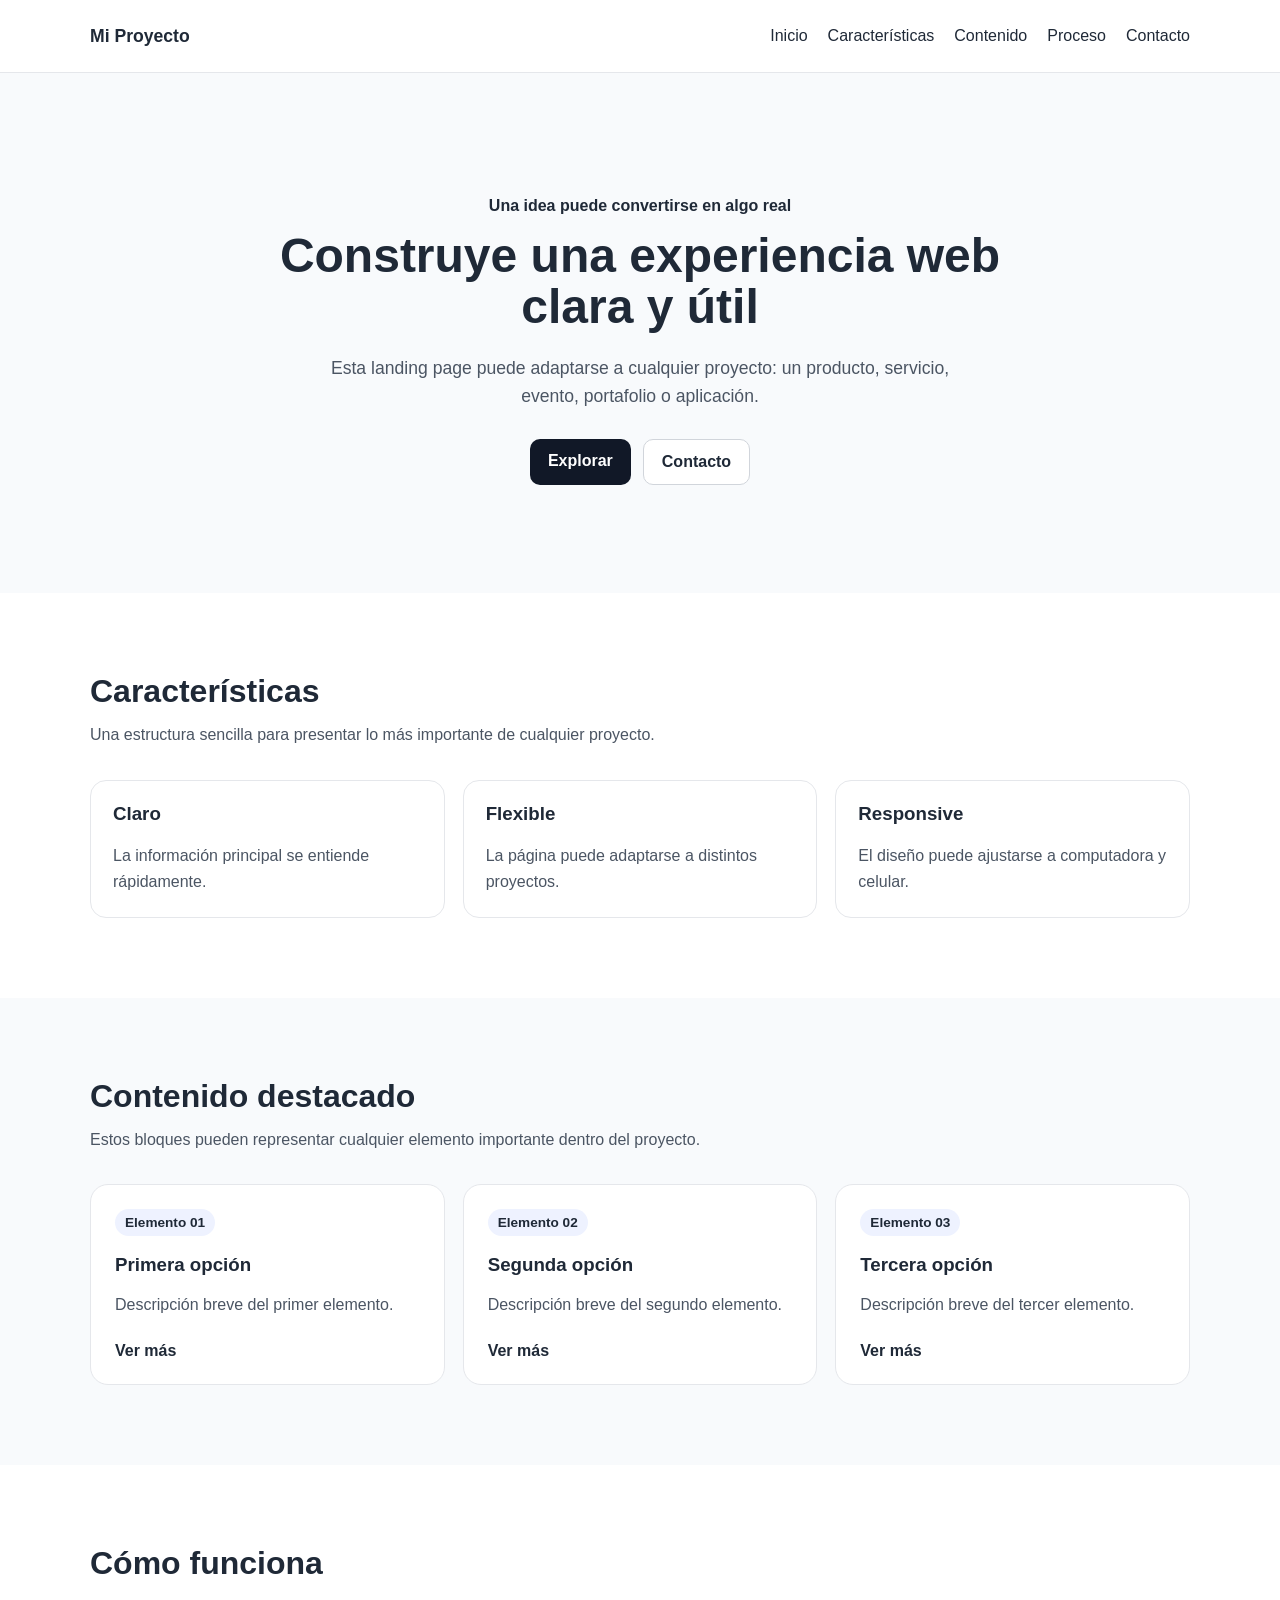
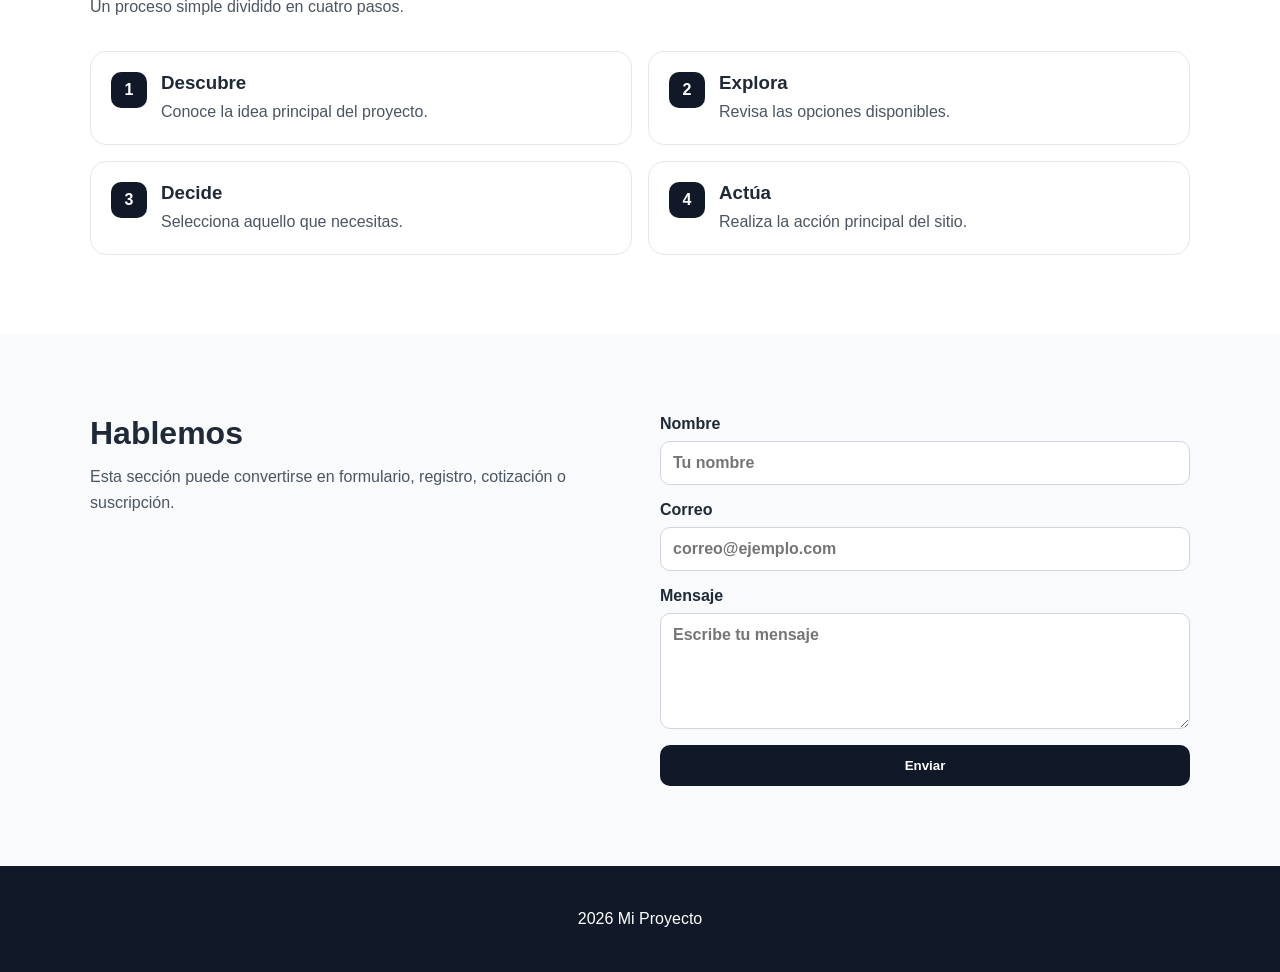
<file: index.html>
<!DOCTYPE html>
<html lang="es">
<head>
    <meta charset="UTF-8">
    <!-- 
       
        RESPUESTA: Define el área visible de la página en la pantalla del dispositivo y ajusta la escala inicial. Sin esta etiqueta, los navegadores móviles asumirían un ancho de pantalla de escritorio (habitualmente 980px), haciendo que todo el texto y componentes se vean diminutos y requieran hacer zoom manual para leer.
    -->
    <meta name="viewport" content="width=device-width, initial-scale=1.0">
    <title>Mi Proyecto</title>
    <!-- 

        RESPUESTA: Mediante la etiqueta <link>, donde rel="stylesheet" le indica al navegador que el recurso vinculado es una hoja de estilos CSS y href="styles.css" proporciona la ruta relativa hacia dicho archivo.
    -->
    <link rel="stylesheet" href="styles.css">
</head>
<body>

    <!-- Sección 1: Navegación -->
    <header class="site-header">
        <nav class="nav container">
            <!-- 
                RESPUESTA: El HTML semántico consiste en utilizar etiquetas que describen el significado y propósito del contenido, no solo su apariencia visual. Usar <nav> le indica explícitamente a los motores de búsqueda y a tecnologías de asistencia (como lectores de pantalla) que este bloque contiene la navegación principal del sitio.
            -->
            <a class="brand" href="#inicio">Mi Proyecto</a>
            <div class="nav-links">
                <!-- 
                    RESPUESTA: El símbolo '#' representa un identificador de fragmento (ancla interna). El navegador busca en el documento el elemento que posea el atributo id coincidente (id="inicio") y desplaza la vista automáticamente hacia su posición.
                -->
                <a href="#inicio">Inicio</a>
                <a href="#caracteristicas">Características</a>
                <a href="#contenido">Contenido</a>
                <a href="#proceso">Proceso</a>
                <a href="#contacto">Contacto</a>
            </div>
        </nav>
    </header>

    <main>
        <!-- Sección 1: Hero -->
        <section id="inicio" class="hero">
            <div class="container hero-content">
                <p class="eyebrow">Una idea puede convertirse en algo real</p>
                <!-- 
                    RESPUESTA: Porque el <h1> representa el tema o título jerárquico supremo del documento web. Tener un único <h1> clarifica la jerarquía del contenido para la accesibilidad (lectores de pantalla) y optimiza el posicionamiento SEO.
                -->
                <h1>Construye una experiencia web clara y útil</h1>
                <p class="hero-text">
                    Esta landing page puede adaptarse a cualquier proyecto: un producto, servicio, evento, portafolio o aplicación.
                </p>
                <div class="hero-actions">
                    <a class="btn btn-primary" href="#contenido">Explorar</a>
                    <a class="btn btn-secondary" href="#contacto">Contacto</a>
                </div>
            </div>
        </section>

        <!-- Sección 2: Características -->
        <section id="caracteristicas" class="section features">
            <div class="container">
                <h2 class="section-title">Características</h2>
                <p class="section-text">
                    Una estructura sencilla para presentar lo más importante de cualquier proyecto.
                </p>
                <div class="feature-grid">
                    <!-- 
                        RESPUESTA: Se utiliza <article> porque agrupa un bloque independiente y autónomo de información que conserva sentido por sí mismo. La semántica provee significado funcional al contenido tanto para navegadores como para motores de búsqueda y lectores de pantalla.
                    -->
                    <article class="feature">
                        <h3>Claro</h3>
                        <p>La información principal se entiende rápidamente.</p>
                    </article>
                    <article class="feature">
                        <h3>Flexible</h3>
                        <p>La página puede adaptarse a distintos proyectos.</p>
                    </article>
                    <article class="feature">
                        <h3>Responsive</h3>
                        <p>El diseño puede ajustarse a computadora y celular.</p>
                    </article>
                </div>
            </div>
        </section>

        <!-- Sección 3: Contenido en tarjetas -->
        <section id="contenido" class="section content-section">
            <div class="container">
                <h2 class="section-title">Contenido destacado</h2>
                <p class="section-text">
                    Estos bloques pueden representar cualquier elemento importante dentro del proyecto.
                </p>
                <div class="cards">
                    <!-- 
                        RESPUESTA: Favorece el principio DRY (Don't Repeat Yourself), reduce la duplicación de código CSS, garantiza uniformidad y coherencia visual en el diseño y facilita el mantenimiento global (cambiar la clase actualiza todas las tarjetas a la vez).
                    -->
                    <article class="card">
                        <span class="tag">Elemento 01</span>
                        <h3>Primera opción</h3>
                        <p>Descripción breve del primer elemento.</p>
                        <a href="#">Ver más</a>
                    </article>
                    <article class="card">
                        <span class="tag">Elemento 02</span>
                        <h3>Segunda opción</h3>
                        <p>Descripción breve del segundo elemento.</p>
                        <a href="#">Ver más</a>
                    </article>
                    <article class="card">
                        <span class="tag">Elemento 03</span>
                        <h3>Tercera opción</h3>
                        <p>Descripción breve del tercer elemento.</p>
                        <a href="#">Ver más</a>
                    </article>
                </div>
            </div>
        </section>

        <!-- Sección 4: Proceso -->
        <section id="proceso" class="section process">
            <div class="container">
                <h2 class="section-title">Cómo funciona</h2>
                <p class="section-text">
                    Un proceso simple dividido en cuatro pasos.
                </p>
                <div class="steps">
                    <article class="step">
                        <div class="step-number">1</div>
                        <div>
                            <h3>Descubre</h3>
                            <p>Conoce la idea principal del proyecto.</p>
                        </div>
                    </article>
                    <article class="step">
                        <div class="step-number">2</div>
                        <div>
                            <h3>Explora</h3>
                            <p>Revisa las opciones disponibles.</p>
                        </div>
                    </article>
                    <article class="step">
                        <div class="step-number">3</div>
                        <div>
                            <h3>Decide</h3>
                            <p>Selecciona aquello que necesitas.</p>
                        </div>
                    </article>
                    <article class="step">
                        <div class="step-number">4</div>
                        <div>
                            <h3>Actúa</h3>
                            <p>Realiza la acción principal del sitio.</p>
                        </div>
                    </article>
                </div>
            </div>
        </section>

        <!-- Sección 5: Contacto -->
        <section id="contacto" class="section contact">
            <div class="container contact-grid">
                <div>
                    <h2 class="section-title">Hablemos</h2>
                    <p class="section-text">
                        Esta sección puede convertirse en formulario, registro, cotización o suscripción.
                    </p>
                </div>
                <!-- 
                    RESPUESTA: <form> agrupa controles interactivos para capturar datos introducidos por el usuario y enviarlos a un servidor o procesador. Por defecto, al enviarse recarga la página o realiza una petición HTTP (GET o POST) a la URL definida en su atributo action.
                -->
                <form class="contact-form">
                    <label>
                        Nombre
                        <input type="text" name="nombre" placeholder="Tu nombre">
                    </label>
                    <label>
                        Correo
                        <!-- 
                            INVESTIGAR: ¿Qué diferencia existe entre type="text" y type="email"?
                            RESPUESTA: type="email" valida de forma automática que el texto ingresado tenga un formato de dirección de correo válido (contenga @ y dominio) antes de enviar el formulario, además de mostrar un teclado optimizado para emails en dispositivos móviles.
                        -->
                        <input type="email" name="correo" placeholder="correo@ejemplo.com">
                    </label>
                    <label>
                        Mensaje
                        <textarea name="mensaje" rows="5" placeholder="Escribe tu mensaje"></textarea>
                    </label>
                    <!-- 
                        
                        RESPUESTA: Dispara el evento de envío (submit) del formulario al que pertenece, validando los campos y empaquetando sus valores para enviarlos.
                    -->
                    <button class="btn btn-primary" type="submit">Enviar</button>
                </form>
            </div>
        </section>
    </main>

    <!-- Footer -->
    <footer class="footer">
        <div class="container">
            <p>2026 Mi Proyecto</p>
        </div>
    </footer>

</body>
</html>
</file>
<file: styles.css>
/* 
    RESPUESTA:
    - El selector '*' es el selector universal: aplica las reglas a absolutamente todos los elementos del DOM.
    - 'box-sizing: border-box' modifica el modelo de caja de CSS para que las propiedades width y height incluyan tanto el contenido como el padding y el border, evitando que los elementos crezcan más allá del tamaño especificado.
*/
* {
    box-sizing: border-box;
}

html {
    scroll-behavior: smooth;
}

body {
    margin: 0;
    font-family: Arial, sans-serif;
    color: #1f2937;
    background: #ffffff;
}

/* 
    RESPUESTA: Es un selector de tipo o etiqueta. Afecta a todos los elementos <a> (enlaces) de todo el documento HTML.
*/
a {
    color: inherit;
    text-decoration: none;
}

/* 
    RESPUESTA: Sirve para centrar el contenido principal y mantenerlo alineado horizontalmente. Limitar el ancho máximo evita que las líneas de texto sean excesivamente largas en pantallas ultra anchas, lo cual dificulta la lectura cómoda y perjudica la estética visual.
*/
.container {
    width: min(1100px, calc(100% - 40px));
    margin: 0 auto;
}

/* 
    RESPUESTA: Permite mantener un espaciado vertical homogéneo y coherente a lo largo de toda la página web, optimizando la mantenibilidad y reduciendo el código repetido.
*/
.section {
    padding: 80px 0;
}

.section-title {
    margin: 0;
    font-size: 2rem;
}

.section-text {
    max-width: 700px;
    margin-top: 12px;
    color: #4b5563;
    line-height: 1.6;
}

/* --- Navegación --- */
.site-header {
    border-bottom: 1px solid #e5e7eb;
    background: #ffffff;
}

/* 
    RESPUESTA:
    - Flexbox es un modelo de maquetación unidimensional (organiza elementos en una sola dimensión: fila o columna).
    - Es ideal para alinear componentes, barras de navegación, botones y distribuir espacios entre elementos en línea.
    - La diferencia principal es que Flexbox es unidimensional (fila O columna), mientras que CSS Grid es bidimensional (maneja filas Y columnas simultáneamente).
*/
.nav {
    min-height: 72px;
    display: flex;
    align-items: center;
    gap: 24px;
}

.brand {
    font-weight: 800;
    font-size: 1.1rem;
}

/* 
    RESPUESTA: En un contenedor Flexbox, un margen con valor 'auto' absorbe todo el espacio libre disponible en ese eje; por tanto, 'margin-left: auto' ocupa todo el espacio sobrante a la izquierda empujando el elemento hacia el extremo derecho.
*/
.nav-links {
    margin-left: auto;
    display: flex;
    gap: 20px;
}

/* 
    RESPUESTA: ':hover' es un estado que se activa cuando el usuario coloca el cursor sobre un elemento. Se considera una pseudoclase porque clasifica a un elemento según su estado interactivo dinámico sin necesidad de agregar una clase física en el HTML.
*/
.nav-links a:hover {
    text-decoration: underline;
}

/* --- Hero --- */
/* 
    RESPUESTA:
    - 'display: grid' convierte el elemento en un contenedor de cuadrícula.
    - 'place-items: center' es un atajo para 'align-items: center' y 'justify-items: center', centrando los hijos horizontal y verticalmente al mismo tiempo.
    - Resulta sumamente útil para centrar porque resuelve el centrado total con tan solo esas dos líneas de CSS.
*/
.hero {
    min-height: 520px;
    display: grid;
    place-items: center;
    background: #f8fafc;
}

.hero-content {
    padding: 80px 0;
    text-align: center;
}

.eyebrow {
    font-weight: 700;
}

/* 
    RESPUESTA: 'rem' significa "Root EM" y es una unidad relativa al font-size del elemento raíz (<html>), usualmente 16px por defecto (1rem = 16px). A diferencia de 'px', que es una unidad estática y fija, 'rem' escala proporcionalmente si el usuario ajusta las preferencias de accesibilidad o tamaño de fuente en su navegador.
*/
.hero h1 {
    max-width: 760px;
    margin: 16px auto 0;
    font-size: 3rem;
    line-height: 1.05;
}

.hero-text {
    max-width: 650px;
    margin: 22px auto 0;
    color: #4b5563;
    font-size: 1.1rem;
    line-height: 1.6;
}

.hero-actions {
    margin-top: 28px;
    display: flex;
    justify-content: center;
    gap: 12px;
}

.btn {
    display: inline-block;
    padding: 13px 18px;
    border-radius: 10px;
    font-weight: 700;
}

.btn-primary {
    background: #111827;
    color: #ffffff;
}

.btn-secondary {
    border: 1px solid #d1d5db;
    background: #ffffff;
}

/* --- Sección 2: Características --- */
.features {
    background: #ffffff;
}

/* 
    RESPUESTA:
    - 'fr' es una unidad fraccional que representa una fracción del espacio libre disponible dentro del grid container.
    - 'repeat(3, 1fr)' crea 3 columnas de idéntico ancho repartidas en partes iguales.
    - Si cambiamos 3 por 2, se estructurará en 2 columnas por fila, provocando que el tercer elemento se desplace a una segunda fila.
*/
.feature-grid {
    margin-top: 32px;
    display: grid;
    grid-template-columns: repeat(3, 1fr);
    gap: 18px;
}

.feature {
    padding: 22px;
    border: 1px solid #e5e7eb;
    border-radius: 16px;
}

.feature h3 {
    margin-top: 0;
}

.feature p {
    margin-bottom: 0;
    color: #4b5563;
    line-height: 1.6;
}

/* --- Sección 3: Contenido en tarjetas --- */
.content-section {
    background: #f8fafc;
}

.cards {
    margin-top: 32px;
    display: grid;
    grid-template-columns: repeat(3, 1fr);
    gap: 18px;
}

.card {
    padding: 24px;
    background: #ffffff;
    border: 1px solid #e5e7eb;
    border-radius: 18px;
}

/* 
    RESPUESTA:
    - 'block': Ocupa todo el ancho de la línea disponible y admite margin, padding, width y height.
    - 'inline': Ocupa solo el espacio de su contenido y no respeta width, height ni márgenes verticales.
    - 'inline-block': Fluye en línea junto a otros elementos como 'inline', pero permite configurarle width, height, padding y margins como un elemento 'block'.
*/
.tag {
    display: inline-block;
    padding: 6px 10px;
    border-radius: 999px;
    background: #eef2ff;
    font-size: 0.85rem;
    font-weight: 700;
}

.card h3 {
    margin: 18px 0 8px;
}

.card p {
    color: #4b5563;
    line-height: 1.6;
}

.card a {
    display: inline-block;
    margin-top: 8px;
    font-weight: 700;
}

/* --- Sección 4: Proceso --- */
.process {
    background: #ffffff;
}

/* 

    RESPUESTA: Controla directamente a sus elementos hijos inmediatos, es decir, a los cuatro elementos <article class="step">, distribuyéndolos en una matriz de 2 columnas.
*/
.steps {
    margin-top: 32px;
    display: grid;
    grid-template-columns: repeat(2, 1fr);
    gap: 16px;
}

/* 
    RESPUESTA: Estamos acomodando el contenedor del número (.step-number) y el bloque de texto (el <div> que contiene el h3 y p). Flexbox resulta cómodo porque permite colocarlos lado a lado de forma unidimensional con un espacio (gap) y alinear su parte superior con 'align-items: flex-start'.
*/
.step {
    display: flex;
    gap: 14px;
    align-items: flex-start;
    padding: 20px;
    border: 1px solid #e5e7eb;
    border-radius: 16px;
}

/* 
    RESPUESTA: Representa la abreviación de flex-grow: 0 (no crece), flex-shrink: 0 (no se encoge) y flex-basis: 36px (ancho base fijo). Evita que el contenedor del número se deforme o aplaste si el texto contiguo se vuelve muy largo.
*/
.step-number {
    width: 36px;
    height: 36px;
    flex: 0 0 36px;
    display: grid;
    place-items: center;
    border-radius: 10px;
    background: #111827;
    color: #ffffff;
    font-weight: 800;
}

.step h3 {
    margin: 0;
}

.step p {
    margin: 6px 0 0;
    color: #4b5563;
    line-height: 1.5;
}

/* --- Sección 5: Contacto + Footer --- */
.contact {
    background: #f8fafc;
}

.contact-grid {
    display: grid;
    grid-template-columns: 1fr 1fr;
    gap: 40px;
    align-items: start;
}

.contact-form {
    display: grid;
    gap: 16px;
}

.contact-form label {
    display: grid;
    gap: 8px;
    font-weight: 700;
}

/* 
    RESPUESTA: Significa que el ancho del campo abarcará el 100% del ancho del elemento contenedor padre (en este caso, la etiqueta <label>).
*/
.contact-form input,
.contact-form textarea {
    width: 100%;
    padding: 12px;
    border: 1px solid #d1d5db;
    border-radius: 10px;
    /* 
        RESPUESTA: 'inherit' obliga al elemento a adoptar la tipografía de su elemento padre (y por cascada, la establecida en el <body>: Arial, sans-serif), anulando la fuente predeterminada del sistema para controles de formulario.
    */
    font: inherit;
}

/* 
    RESPUESTA: Porque transforma el cursor en una mano que señala, comunicando al usuario de forma intuitiva que el elemento es accionable (se le puede hacer clic).
*/
.contact-form button {
    border: 0;
    cursor: pointer;
}

.footer {
    padding: 28px 0;
    background: #111827;
    color: #ffffff;
    text-align: center;
}

/* --- Paso final: Responsive --- */
/* 
    RESPUESTA:
    - Una media query es una regla de CSS que aplica bloques de estilos únicamente si se cumplen ciertas condiciones del medio o dispositivo (como el ancho de la pantalla).
    - 'max-width: 760px' condiciona a que los estilos internos se apliquen desde 0px hasta un ancho máximo de 760px.
    - Un breakpoint (punto de quiebre) es el ancho exacto en el que el diseño se adapta para garantizar su legibilidad en pantallas de menor tamaño.
*/
@media (max-width: 760px) {
    /* 
        RESPUESTA: Cambia el eje principal de horizontal a vertical; los elementos hijos se apilan uno debajo del otro en lugar de posicionarse en fila.
    */
    .nav {
        flex-direction: column;
        padding: 18px 0;
    }

    /* 
        
        RESPUESTA: Permite que los elementos flex pasen a una nueva línea si superan el ancho disponible del contenedor, evitando que se desborden horizontalmente de la pantalla.
    */
    .nav-links {
        margin-left: 0;
        flex-wrap: wrap;
        justify-content: center;
    }

    .hero {
        min-height: auto;
    }

    .hero h1 {
        font-size: 2.2rem;
    }

    /* 
        
        RESPUESTA: Porque al definir una única pista '1fr' en grid-template-columns, la cuadrícula solo genera una columna que absorbe el 100% del espacio, apilando todos los elementos verticalmente.
    */
    .feature-grid,
    .cards,
    .steps,
    .contact-grid {
        grid-template-columns: 1fr;
    }

    .section {
        padding: 60px 0;
    }
}
</file>
